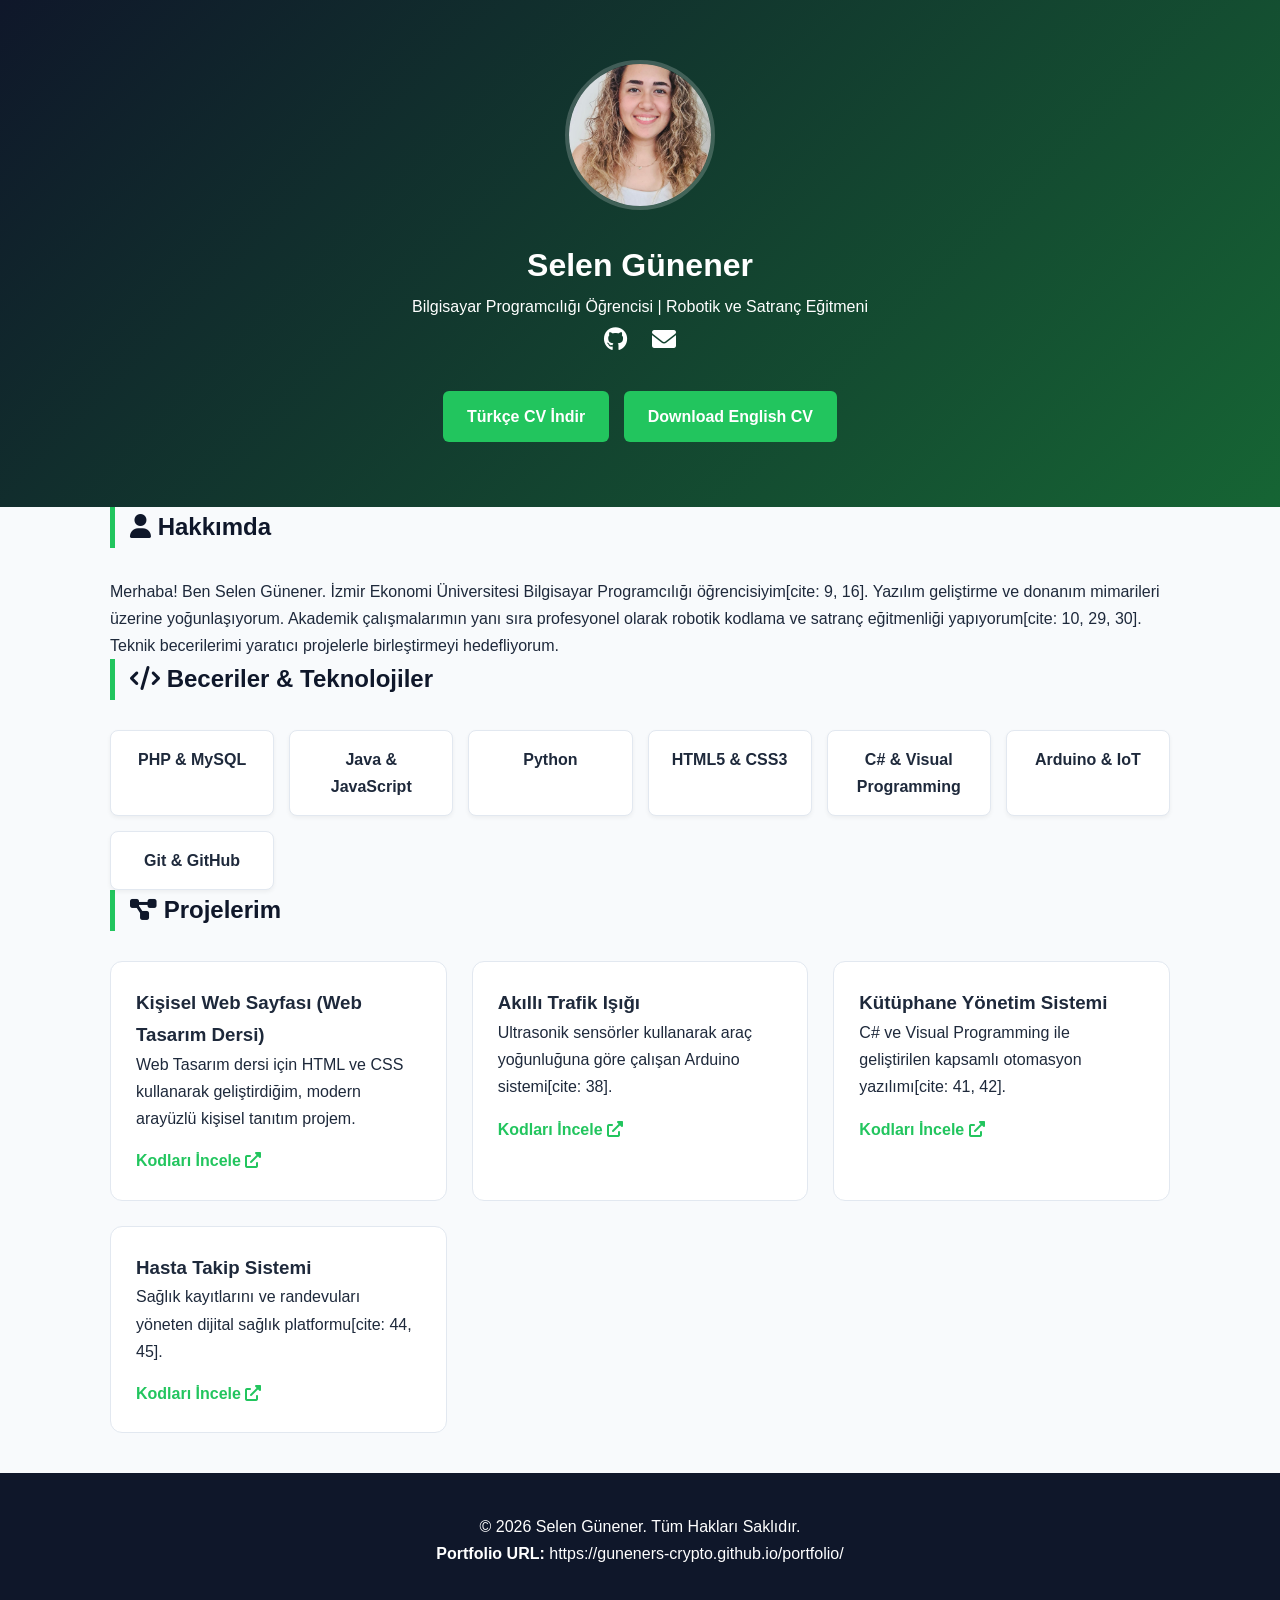
<file: index.html>
<!DOCTYPE html>
<html lang="tr">
<head>
    <meta charset="UTF-8">
    <meta name="viewport" content="width=device-width, initial-scale=1.0">
    <title>Selen Günener | Portfolyo</title>
    <link rel="stylesheet" href="https://cdnjs.cloudflare.com/ajax/libs/font-awesome/6.0.0/css/all.min.css">
    <link rel="stylesheet" href="style.css">
</head>
<body>

    <header>
        <div class="container">
            <img src="profil.jpg" alt="Selen Günener" class="profile-img">
            <h1>Selen Günener</h1>
            <p>Bilgisayar Programcılığı Öğrencisi | Robotik ve Satranç Eğitmeni</p>
            <div class="social-links">
                <a href="https://github.com/guneners-crypto" target="_blank"><i class="fab fa-github"></i></a>
                <a href="mailto:selen.gunener@outlook.com"><i class="fas fa-envelope"></i></a>
            </div>
            <div class="cv-buttons">
                <a href="CV_Selen_Gunener_TR.pdf" class="btn" download>Türkçe CV İndir</a>
                <a href="CV_Selen_Gunener_EN.pdf" class="btn" download>Download English CV</a>
            </div>
        </div>
    </header>

    <section id="about" class="container">
        <h2><i class="fas fa-user"></i> Hakkımda</h2>
        <p>Merhaba! Ben Selen Günener. İzmir Ekonomi Üniversitesi Bilgisayar Programcılığı öğrencisiyim[cite: 9, 16]. Yazılım geliştirme ve donanım mimarileri üzerine yoğunlaşıyorum. Akademik çalışmalarımın yanı sıra profesyonel olarak robotik kodlama ve satranç eğitmenliği yapıyorum[cite: 10, 29, 30]. Teknik becerilerimi yaratıcı projelerle birleştirmeyi hedefliyorum.</p>
    </section>

    <section id="skills" class="container">
        <h2><i class="fas fa-code"></i> Beceriler & Teknolojiler</h2>
        <div class="skills-grid">
            <div class="skill-item">PHP & MySQL</div>
            <div class="skill-item">Java & JavaScript</div>
            <div class="skill-item">Python</div>
            <div class="skill-item">HTML5 & CSS3</div>
            <div class="skill-item">C# & Visual Programming</div>
            <div class="skill-item">Arduino & IoT</div>
            <div class="skill-item">Git & GitHub</div>
        </div>
    </section>

    <section id="projects" class="container">
        <h2><i class="fas fa-project-diagram"></i> Projelerim</h2>
        <div class="project-grid">
            <div class="project-card">
                <h3>Kişisel Web Sayfası (Web Tasarım Dersi)</h3>
                <p>Web Tasarım dersi için HTML ve CSS kullanarak geliştirdiğim, modern arayüzlü kişisel tanıtım projem.</p>
                <a href="https://github.com/guneners-crypto/My-First-Web-Portfolio" class="project-link" target="_blank">Kodları İncele <i class="fas fa-external-link-alt"></i></a>
            </div>
            <div class="project-card">
                <h3>Akıllı Trafik Işığı</h3>
                <p>Ultrasonik sensörler kullanarak araç yoğunluğuna göre çalışan Arduino sistemi[cite: 38].</p>
                <a href="https://github.com/guneners-crypto/Arduino-Traffic-Light" class="project-link" target="_blank">Kodları İncele <i class="fas fa-external-link-alt"></i></a>
            </div>
            <div class="project-card">
                <h3>Kütüphane Yönetim Sistemi</h3>
                <p>C# ve Visual Programming ile geliştirilen kapsamlı otomasyon yazılımı[cite: 41, 42].</p>
                <a href="https://github.com/guneners-crypto/Gunener-Library-Automation" class="project-link" target="_blank">Kodları İncele <i class="fas fa-external-link-alt"></i></a>
            </div>
            <div class="project-card">
                <h3>Hasta Takip Sistemi</h3>
                <p>Sağlık kayıtlarını ve randevuları yöneten dijital sağlık platformu[cite: 44, 45].</p>
                <a href="https://github.com/guneners-crypto/Patient-Tracking-System" class="project-link" target="_blank">Kodları İncele <i class="fas fa-external-link-alt"></i></a>
            </div>
        </div>
    </section>

    <footer>
        <div class="container">
            <p>&copy; 2026 Selen Günener. Tüm Hakları Saklıdır.</p>
            <p><strong>Portfolio URL:</strong> https://guneners-crypto.github.io/portfolio/</p>
        </div>
    </footer>

</body>
</html>
</file>
<file: style.css>
* { margin: 0; padding: 0; box-sizing: border-box; font-family: 'Segoe UI', sans-serif; }
body { background-color: #f8fafc; color: #1e293b; line-height: 1.7; }
.container { max-width: 1100px; margin: 0 auto; padding: 0 20px; }

header {
    background: linear-gradient(135deg, #0f172a 0%, #166534 100%);
    color: white; text-align: center; padding: 60px 20px;
}

.profile-img {
    width: 150px; height: 150px; border-radius: 50%;
    border: 4px solid rgba(255,255,255,0.2); margin-bottom: 20px; object-fit: cover;
}

.social-links a { color: white; font-size: 1.5rem; margin: 0 10px; transition: 0.3s; }
.social-links a:hover { color: #22c55e; }

.cv-buttons { margin-top: 25px; }
.btn {
    display: inline-block; padding: 12px 24px; background: #22c55e;
    color: white; text-decoration: none; border-radius: 6px;
    font-weight: 600; margin: 5px; transition: 0.3s;
}
.btn:hover { background: #16a34a; transform: translateY(-2px); }

section { padding: 50px 0; }
h2 { margin-bottom: 30px; color: #0f172a; border-left: 5px solid #22c55e; padding-left: 15px; }

.skills-grid {
    display: grid; grid-template-columns: repeat(auto-fill, minmax(160px, 1fr)); gap: 15px;
}
.skill-item {
    background: white; padding: 15px; border-radius: 8px; text-align: center;
    box-shadow: 0 2px 4px rgba(0,0,0,0.05); border: 1px solid #e2e8f0; font-weight: 600;
}

.project-grid {
    display: grid; grid-template-columns: repeat(auto-fit, minmax(280px, 1fr)); gap: 25px;
}
.project-card {
    background: white; padding: 25px; border-radius: 12px; border: 1px solid #e2e8f0; transition: 0.3s;
}
.project-card:hover { transform: translateY(-5px); box-shadow: 0 10px 20px rgba(0,0,0,0.1); }
.project-link { color: #22c55e; text-decoration: none; font-weight: bold; display: block; margin-top: 15px; }

footer { background: #0f172a; color: white; text-align: center; padding: 40px 0; margin-top: 40px; }
</file>
